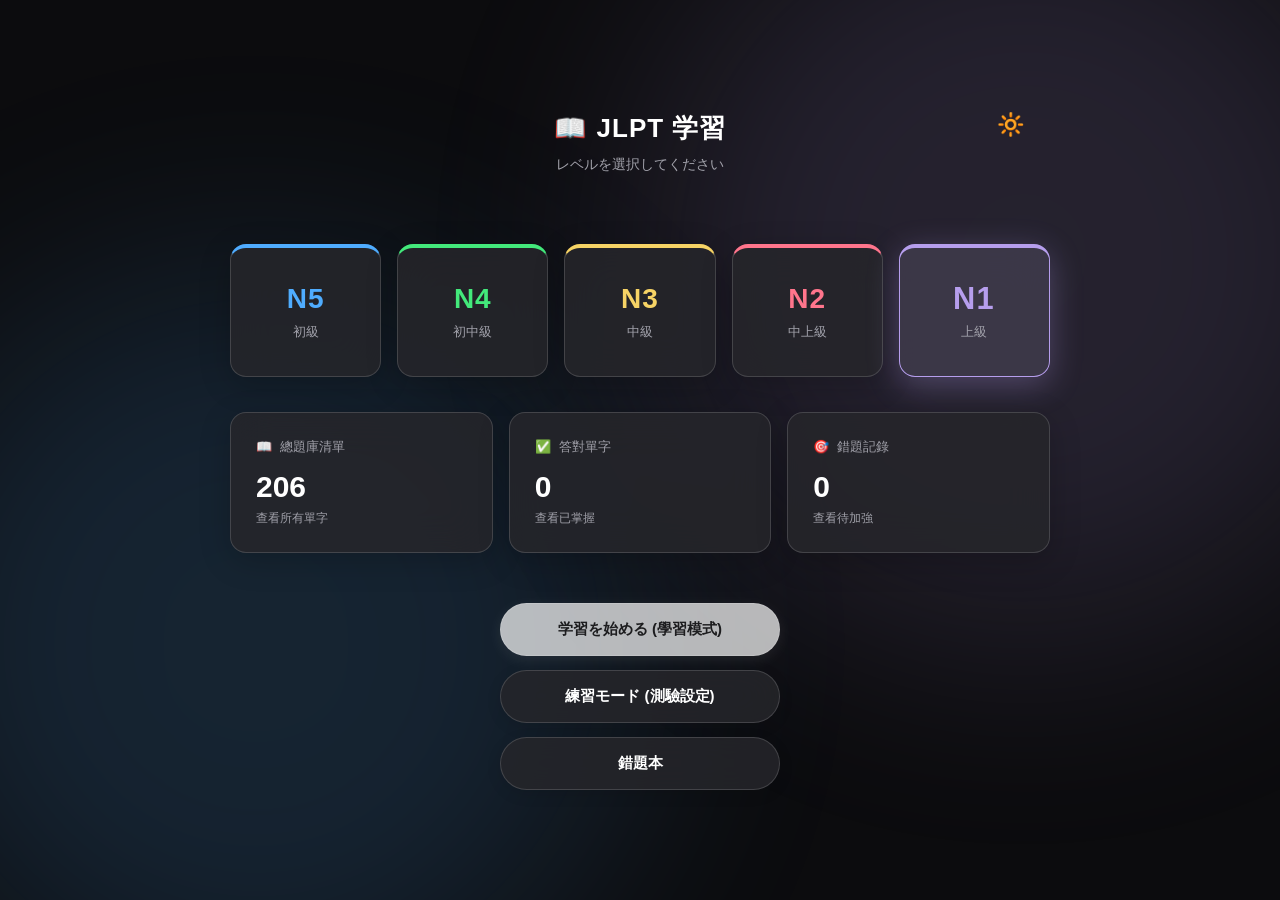
<file: index.html>
<!DOCTYPE html>
<html lang="zh-TW">
<head>
    <meta charset="UTF-8">
    <meta name="viewport" content="width=device-width, initial-scale=1.0">
    <title>JLPT 學習系統</title>
    <link rel="stylesheet" href="style.css">
</head>
<body>
    <div id="dashboard-view" class="dashboard">
        <header>
            <h1><span class="icon">📖</span> JLPT 学習</h1>
            <p>レベルを選択してください</p>
            <button id="theme-toggle" class="theme-toggle" title="切換主題">🔆</button>
        </header>

        <div class="level-grid" id="level-container">
            <div class="level-card" onclick="selectLevel('N5', this)"><h2>N5</h2><p class="sub-text">初級</p></div>
            <div class="level-card" onclick="selectLevel('N4', this)"><h2>N4</h2><p class="sub-text">初中級</p></div>
            <div class="level-card" onclick="selectLevel('N3', this)"><h2>N3</h2><p class="sub-text">中級</p></div>
            <div class="level-card" onclick="selectLevel('N2', this)"><h2>N2</h2><p class="sub-text">中上級</p></div>
            <div class="level-card active" onclick="selectLevel('N1', this)"><h2>N1</h2><p class="sub-text">上級</p></div>
        </div>

        <div class="stats-grid">
            <div class="stat-card clickable" onclick="showVocabList('all')">
                <div class="stat-title"><span style="color: #4da6ff;">📖</span> 總題庫清單</div>
                <div class="stat-value" id="stat-total">0</div><div class="stat-sub">查看所有單字</div>
            </div>
            <div class="stat-card clickable" onclick="showVocabList('correct')">
                <div class="stat-title"><span style="color: #2ebd59;">✅</span> 答對單字</div>
                <div class="stat-value" id="stat-correct">0</div><div class="stat-sub">查看已掌握</div>
            </div>
            <div class="stat-card clickable" onclick="showVocabList('wrong')">
                <div class="stat-title"><span style="color: #ff9800;">🎯</span> 錯題記錄</div>
                <div class="stat-value" id="stat-wrong">0</div><div class="stat-sub">查看待加強</div>
            </div>
        </div>

        <div class="action-buttons">
            <button class="btn-primary" onclick="showSessionConfig('learn')">学習を始める (學習模式)</button>
            <button class="btn-secondary" onclick="showSessionConfig('practice')">練習モード (測驗設定)</button>
            <button class="btn-secondary" onclick="startSession('wrong')">錯題本</button>
        </div>
    </div>

    <div id="quiz-view" class="quiz-container hidden">
        <div class="quiz-header">
            <button id="back-btn" class="back-btn" onclick="goBackFromQuiz()">⬅️ 戻る</button>
            <div class="progress-bg"><div class="progress-bar" id="progress-bar"></div></div>
            <span id="score-display">0 / 0</span>
        </div>
        
        <div class="quiz-card">
            <h3 id="question-text">這個單字的意思是？</h3>
            <h2 id="japanese-word">載入中...</h2>
            
            <p id="kana-text" class="kana-text hidden">たべる</p>
            
            <div id="learning-box" class="learning-box hidden">
                <p class="learning-meaning">意思：<span id="learn-meaning">吃</span></p>
                <div class="divider"></div>
                <p class="learning-ex-jp"><span id="learn-ex-jp">私はりんごを食べる。</span></p>
                <p class="learning-ex-zh"><span id="learn-ex-zh">我吃蘋果。</span></p>
            </div>

            <div id="options-container" class="options"></div>
            
            <div id="feedback-area" class="hidden">
                <p id="feedback-msg"></p>
                <button class="btn-primary" style="width: 100%; padding: 16px;" onclick="generateQuestion()">下一題 ➔</button>
            </div>

            <button id="learn-next-btn" class="btn-primary hidden" style="width: 100%; padding: 16px; margin-top: 20px;" onclick="generateQuestion()">下一個單字 ➔</button>
        </div>
    </div>

    <div id="list-view" class="list-container hidden">
        <div class="list-header">
            <button class="back-btn" onclick="showDashboard()">⬅️ 戻る (返回大廳)</button>
            <h2 id="list-title">單字列表</h2>
        </div>
        <div id="list-content" class="list-content"></div>
    </div>

    <div id="session-config-view" class="config-container hidden">
        <div class="config-card">
            <h2 id="config-title">⚙️ 模式設定</h2>
            
            <div class="input-group">
                <label id="config-num-label">要抽取幾題？ (預設10題)</label>
                <input type="number" id="session-num-input" min="1" value="10" placeholder="輸入數量">
            </div>

            <div class="action-buttons" style="margin-top: 35px;">
                <button id="config-start-btn" class="btn-primary" style="width: 100%;" onclick="startCustomSession()">開始 ➔</button>
                <button class="btn-secondary" style="width: 100%; border: none;" onclick="showDashboard()">取消</button>
            </div>
        </div>
    </div>
    <div id="summary-view" class="summary-container hidden">
        <div class="summary-header">
            <h2>🎉 恭喜完成！</h2>
            <p>這是你剛剛完成的單字總結：</p>
        </div>
        <div id="summary-content" class="summary-content">
            </div>
        <div class="action-buttons" style="margin-top: 30px;">
            <button class="btn-primary" style="width: 100%;" onclick="showDashboard()">回到大廳 ➔</button>
        </div>
    </div>

    <script src="script.js"></script>
</body>
</html>
</file>
<file: style.css>
:root {
    /* 核心顏色維持 N1~N5 專屬色彩 */
    --bg-main: #0c0c0e; 
    
    /* 🌟 深色模式下的玻璃背景 & 質感邊框 (高對比亮版) */
    --glass-bg: rgba(38, 38, 43, 0.85); 
    --border-color: rgba(255, 255, 255, 0.15); 
    
    /* 淺色模式下的玻璃背景 & 質感邊框 */
    --glass-bg-light: rgba(255, 255, 255, 0.7);
    --border-color-light: rgba(0, 0, 0, 0.05);
    
    --text-main: #ffffff;
    --text-sub: #a1a1aa; /* 調亮次要文字，避免吃色 */
    --active-border: #ffffff;
    --correct: #2ebd59;
    --wrong: #ff4d4d;

    --color-n5: #4facfe;
    --color-n4: #43e97b;
    --color-n3: #f6d365;
    --color-n2: #ff758c;
    --color-n1: #b69eed;
    
    /* 核心修改：毛玻璃模糊程度與統一圓角 */
    --blur-strength: 20px;
    --radius-card: 16px;
    --radius-pill: 50px; 
}

/* 淺色模式變數增強 */
body.light-mode {
    --bg-main: #f0f2f5;
    --text-main: #1d1d1f;
    --text-sub: #6e6e73;
    --border-color: var(--border-color-light);
}

body {
    font-family: -apple-system, "Segoe UI", "Hiragino Kaku Gothic ProN", Meiryo, sans-serif;
    background-color: var(--bg-main);
    color: var(--text-main);
    display: flex;
    justify-content: center;
    align-items: center;
    min-height: 100vh;
    margin: 0;
    transition: background-color 0.4s ease, color 0.4s ease;
    
    /* 為了讓毛玻璃顯色，在 body 底層加上背景光暈 */
    position: relative;
    overflow-x: hidden;
}

/* 在 body 底層加上兩個柔和的 N1 與 N5 顏色光暈，供玻璃模糊 */
body::before, body::after {
    content: '';
    position: fixed;
    width: 60vw;
    height: 60vw;
    border-radius: 50%;
    filter: blur(120px);
    z-index: -1; 
    opacity: 0.15;
    transition: opacity 0.4s ease;
}
body::before { top: -10vw; right: -10vw; background: var(--color-n1); }
body::after { bottom: -10vw; left: -10vw; background: var(--color-n5); }

body.light-mode::before, body.light-mode::after { opacity: 0.08; }

.hidden { display: none !important; }

/* ======== 🌟 全系統卡片/項目共用毛玻璃基礎 ======== */
.level-card, 
.stat-card, 
.quiz-card, 
.learning-box, 
.config-card, 
.vocab-item, 
.error-log-card, 
.summary-card, 
.error-msg-box {
    background-color: var(--glass-bg); 
    backdrop-filter: blur(var(--blur-strength));
    -webkit-backdrop-filter: blur(var(--blur-strength));
    border: 1px solid var(--border-color);
    border-radius: var(--radius-card);
    box-shadow: 0 8px 32px rgba(0, 0, 0, 0.2); 
    transition: all 0.3s cubic-bezier(0.25, 0.8, 0.25, 1);
}

body.light-mode .level-card,
body.light-mode .stat-card,
body.light-mode .quiz-card,
body.light-mode .learning-box,
body.light-mode .config-card,
body.light-mode .vocab-item,
body.light-mode .error-log-card,
body.light-mode .summary-card,
body.light-mode .error-msg-box {
    background-color: var(--glass-bg-light);
    box-shadow: 0 8px 32px rgba(31, 38, 135, 0.07);
    border: 1px solid rgba(255, 255, 255, 0.18);
}

/* 卡片/項目懸浮特效一致化 (浮起與邊框亮起) */
.level-card:hover, 
.stat-card.clickable:hover, 
.vocab-item:hover, 
.error-log-card:hover {
    transform: translateY(-8px) scale(1.02);
    box-shadow: 0 15px 40px rgba(0, 0, 0, 0.4);
    background-color: color-mix(in srgb, var(--card-color, #fff) 5%, var(--glass-bg));
    border-color: color-mix(in srgb, var(--card-color, #fff) 30%, rgba(255,255,255,0.2));
}

body.light-mode .level-card:hover, 
body.light-mode .stat-card.clickable:hover, 
body.light-mode .vocab-item:hover, 
body.light-mode .error-log-card:hover {
    box-shadow: 0 15px 40px rgba(0, 0, 0, 0.08);
    background-color: color-mix(in srgb, var(--card-color, #000) 5%, var(--glass-bg-light));
    border-color: color-mix(in srgb, var(--card-color, #000) 20%, rgba(0,0,0,0.1));
}

/* ======== 🌟 全系統按鈕/輸入框膠囊圓角與玻璃風格 ======== */
.action-buttons button, 
.option-btn, 
.theme-toggle, 
.fab-btn, 
.config-level-btn, 
input[type="number"], 
input[type="text"], 
select {
    border-radius: var(--radius-pill); 
    border: 1px solid var(--border-color);
    font-size: 15px;
    font-weight: 600;
    cursor: pointer;
    transition: all 0.2s ease-out;
}

/* ======== 大廳視圖 ======== */
.dashboard { width: 100%; max-width: 900px; padding: 40px; box-sizing: border-box; position: relative;}

header { text-align: center; margin-bottom: 50px; position: relative; padding: 20px;}
h1 { font-size: 26px; font-weight: 600; margin: 0 0 10px 0; letter-spacing: 1px; display: flex; align-items: center; justify-content: center; gap: 10px;}
header p { color: var(--text-sub); font-size: 14px; margin: 0; }
.theme-toggle { position: absolute; top: 20px; right: 20px; background: none; border: none; font-size: 22px; cursor: pointer; }
.theme-toggle:hover { transform: rotate(30deg) scale(1.1); }

/* 級別選擇區 (置中對齊與顏色飾條維持) */
.level-grid { display: grid; grid-template-columns: repeat(5, 1fr); gap: 16px; margin-bottom: 35px; }

.level-card { 
    padding: 35px 0; 
    position: relative;
    overflow: hidden;
    display: flex;
    flex-direction: column;
    align-items: center;
    justify-content: center;
    text-align: center;
}

.level-card:nth-child(1) { --card-color: var(--color-n5); }
.level-card:nth-child(2) { --card-color: var(--color-n4); }
.level-card:nth-child(3) { --card-color: var(--color-n3); }
.level-card:nth-child(4) { --card-color: var(--color-n2); }
.level-card:nth-child(5) { --card-color: var(--color-n1); }

.level-card { border-top: 4px solid var(--card-color); }
.level-card h2 { margin: 0 0 8px 0; font-size: 28px; color: var(--card-color); font-weight: 700; letter-spacing: 1px;}
.level-card .sub-text { color: var(--text-sub); font-size: 13px; margin: 0; }

.level-card.active { 
    border: 1px solid var(--card-color);
    border-top: 4px solid var(--card-color);
    background-color: color-mix(in srgb, var(--card-color) 15%, var(--glass-bg));
    box-shadow: 0 8px 32px color-mix(in srgb, var(--card-color) 30%, transparent);
}
.level-card.active h2 { transform: scale(1.1); }

/* 統計數據區 */
.stats-grid { display: grid; grid-template-columns: repeat(3, 1fr); gap: 16px; margin-bottom: 50px; }
.stat-card { padding: 25px; cursor: default; }
.stat-card.clickable { cursor: pointer; }
.stat-title { font-size: 13px; color: var(--text-sub); margin-bottom: 14px; display: flex; align-items: center; gap: 8px;}
.stat-value { font-size: 30px; font-weight: 700; margin-bottom: 6px; color: var(--text-main); }
.stat-sub { font-size: 12px; color: var(--text-sub); }

/* 底部功能按鈕與懸浮按鈕 */
.action-buttons { display: flex; flex-direction: column; align-items: center; gap: 14px; margin-bottom: 20px;}
.action-buttons button { width: 280px; padding: 16px; }

.btn-primary { 
    background-color: rgba(255, 255, 255, 0.7); 
    color: #1d1d1f; 
    border: 1px solid rgba(255, 255, 255, 0.2); 
    box-shadow: 0 4px 15px rgba(255,255,255,0.08);
    border-radius: var(--radius-pill);
}
body.light-mode .btn-primary { 
    background-color: rgba(29, 29, 31, 0.7); 
    color: #ffffff; 
    border-color: rgba(0,0,0,0.1);
}
.btn-primary:hover { opacity: 0.95; transform: translateY(-3px); box-shadow: 0 8px 20px rgba(255,255,255,0.15); }
body.light-mode .btn-primary:hover { box-shadow: 0 8px 20px rgba(0,0,0,0.15); }

.btn-secondary { 
    background-color: var(--glass-bg);
    backdrop-filter: blur(var(--blur-strength));
    -webkit-backdrop-filter: blur(var(--blur-strength));
    color: var(--text-main); 
    border: 1px solid var(--border-color); 
    box-shadow: 0 4px 15px rgba(0,0,0,0.1);
    border-radius: var(--radius-pill);
}
body.light-mode .btn-secondary { background-color: var(--glass-bg-light); box-shadow: 0 4px 15px rgba(0,0,0,0.05); }
.btn-secondary:hover { border-color: var(--text-main); background-color: rgba(255,255,255,0.1); }

.fab-btn {
    position: fixed; 
    bottom: 30px;
    right: 30px;
    background: rgba(255, 255, 255, 0.7); 
    backdrop-filter: blur(10px);
    -webkit-backdrop-filter: blur(10px);
    color: #1d1d1f;
    border: 1px solid rgba(255,255,255,0.2);
    padding: 16px 28px;
    box-shadow: 0 10px 30px rgba(0,0,0,0.3);
    z-index: 100;
    display: flex; align-items: center; gap: 8px;
}
body.light-mode .fab-btn { 
    background: rgba(29, 29, 31, 0.7); 
    color: #ffffff;
    box-shadow: 0 10px 30px rgba(0,0,0,0.1); 
}
.fab-btn:hover {
    transform: translateY(-5px) scale(1.05);
    box-shadow: 0 15px 35px rgba(0,0,0,0.4);
}

/* ======== 🌟 其他視圖 (包含頂部導航列排版修正) ======== */
.quiz-container, .list-container, .config-container { 
    width: 100%; 
    padding: 20px; 
    box-sizing: border-box; 
    display: flex; 
    flex-direction: column; /* 讓頭部跟卡片上下排列 */
    align-items: center; 
}

/* 完美的頂部導航列 (返回鍵在左，進度在右) */
.quiz-header, .list-header {
    display: flex;
    justify-content: space-between;
    align-items: center;
    width: 100%;
    max-width: 500px;
    margin-bottom: 15px;
}
.list-header { max-width: 600px; }

/* 獨立美化返回鍵 (仿 iOS 原生無框感) */
.back-btn {
    background-color: transparent;
    color: var(--text-sub);
    border: none;
    box-shadow: none;
    padding: 8px 12px;
    border-radius: var(--radius-pill);
    font-size: 15px;
    font-weight: 600;
    cursor: pointer;
    transition: all 0.2s ease-out;
}
.back-btn:hover { background-color: rgba(255,255,255,0.08); color: var(--text-main); }
body.light-mode .back-btn:hover { background-color: rgba(0,0,0,0.05); color: var(--text-main); }

#score-display {
    color: var(--text-sub);
    font-size: 14px;
    font-weight: 600;
}

/* 單字卡視圖 */
.quiz-card { 
    max-width: 500px; 
    width: 100%; 
    padding: 40px; 
    text-align: center; 
}

/* 單字大字加入立體陰影，提升深色玻璃上的清晰度 */
.quiz-card h2 { 
    font-size: 46px; 
    margin: 0 0 30px 0; 
    color: var(--text-main); 
    font-weight: 700; 
    letter-spacing: 2px;
    text-shadow: 0 4px 15px rgba(0, 0, 0, 0.4); 
}

/* 測驗選項按鈕 */
.option-btn { 
    width: 100%; 
    padding: 18px; 
    margin-bottom: 14px;
    background-color: rgba(255, 255, 255, 0.08); /* 調亮按鈕底色 */
    backdrop-filter: blur(5px);
    -webkit-backdrop-filter: blur(5px);
    color: var(--text-main); 
    font-size: 16px; 
    font-weight: 500;
}
body.light-mode .option-btn { background-color: rgba(0, 0, 0, 0.02); }
.option-btn:hover:not(:disabled) { border-color: var(--text-main); background: rgba(255,255,255,0.1); transform: translateY(-2px);}
.option-btn.correct { 
    background: color-mix(in srgb, var(--correct) 60%, transparent); 
    color: #fff; 
    border-color: color-mix(in srgb, var(--correct) 20%, transparent); 
}
.option-btn.wrong { 
    background: color-mix(in srgb, var(--wrong) 60%, transparent); 
    color: #fff; 
    border-color: color-mix(in srgb, var(--wrong) 20%, transparent); 
}

/* 單字列表 */
.list-content { max-width: 600px; width: 100%; }
.vocab-item { padding: 18px 25px; margin-bottom: 12px; border-radius: 12px; }

/* 設定視窗 */
.config-container { align-items: center; }
.config-card { max-width: 400px; width: 100%; padding: 40px; }
.input-group label { display: block; margin-bottom: 10px; color: var(--text-sub); font-size: 14px; }

input[type="number"], 
input[type="text"], 
select { 
    width: 100%; 
    padding: 16px; 
    background: rgba(0,0,0,0.2); 
    color: var(--text-main); 
    border: 1px solid var(--border-color);
    box-sizing: border-box;
}
body.light-mode input[type="number"], 
body.light-mode input[type="text"], 
body.light-mode select { background: rgba(255,255,255,0.5); }
input:focus, select:focus { outline: none; border-color: var(--text-main); box-shadow: 0 0 0 2px color-mix(in srgb, var(--text-main) 10%, transparent); }

.config-level-grid { display: grid; grid-template-columns: repeat(5, 1fr); gap: 10px; margin-top: 15px; }
.config-level-btn { padding: 12px 0; background: rgba(255,255,255,0.05); color: var(--text-sub); }
.config-level-btn.active { 
    border-color: var(--card-color); 
    background-color: color-mix(in srgb, var(--card-color) 30%, transparent); 
    box-shadow: 0 4px 15px color-mix(in srgb, var(--card-color) 30%, transparent);
    color: #fff;
}
body.light-mode .config-level-btn.active { color: #000; }

/* 發音喇叭按鈕 */
.speak-btn { background: rgba(255,255,255,0.05); backdrop-filter: blur(5px); border: 1px solid var(--border-color); border-radius: 50%; width: 44px; height: 44px; }
.speak-btn:hover { border-color: var(--text-main); transform: scale(1.1); }

/* 回合結算卡片 */
.summary-card { padding: 20px; flex-direction: row; justify-content: space-between; align-items: center; margin-bottom: 12px; }

/* 錯題記錄卡片 */
.ans-badge { padding: 5px 12px; border-radius: 6px; font-size: 12px; font-weight: bold; color: white;}
.ans-badge.wrong { background: color-mix(in srgb, var(--wrong) 60%, transparent); }
.ans-badge.correct { background: color-mix(in srgb, var(--correct) 60%, transparent); }

/* 錯誤提示訊息框 */
.error-msg-box { max-width: 400px; padding: 25px; text-align: center;}

/* 動畫 */
@keyframes popIn {
    0% { opacity: 0; transform: scale(0.5) translateY(20px); }
    70% { transform: scale(1.05) translateY(0); }
    100% { opacity: 1; transform: scale(1) translateY(0); }
}
</file>
